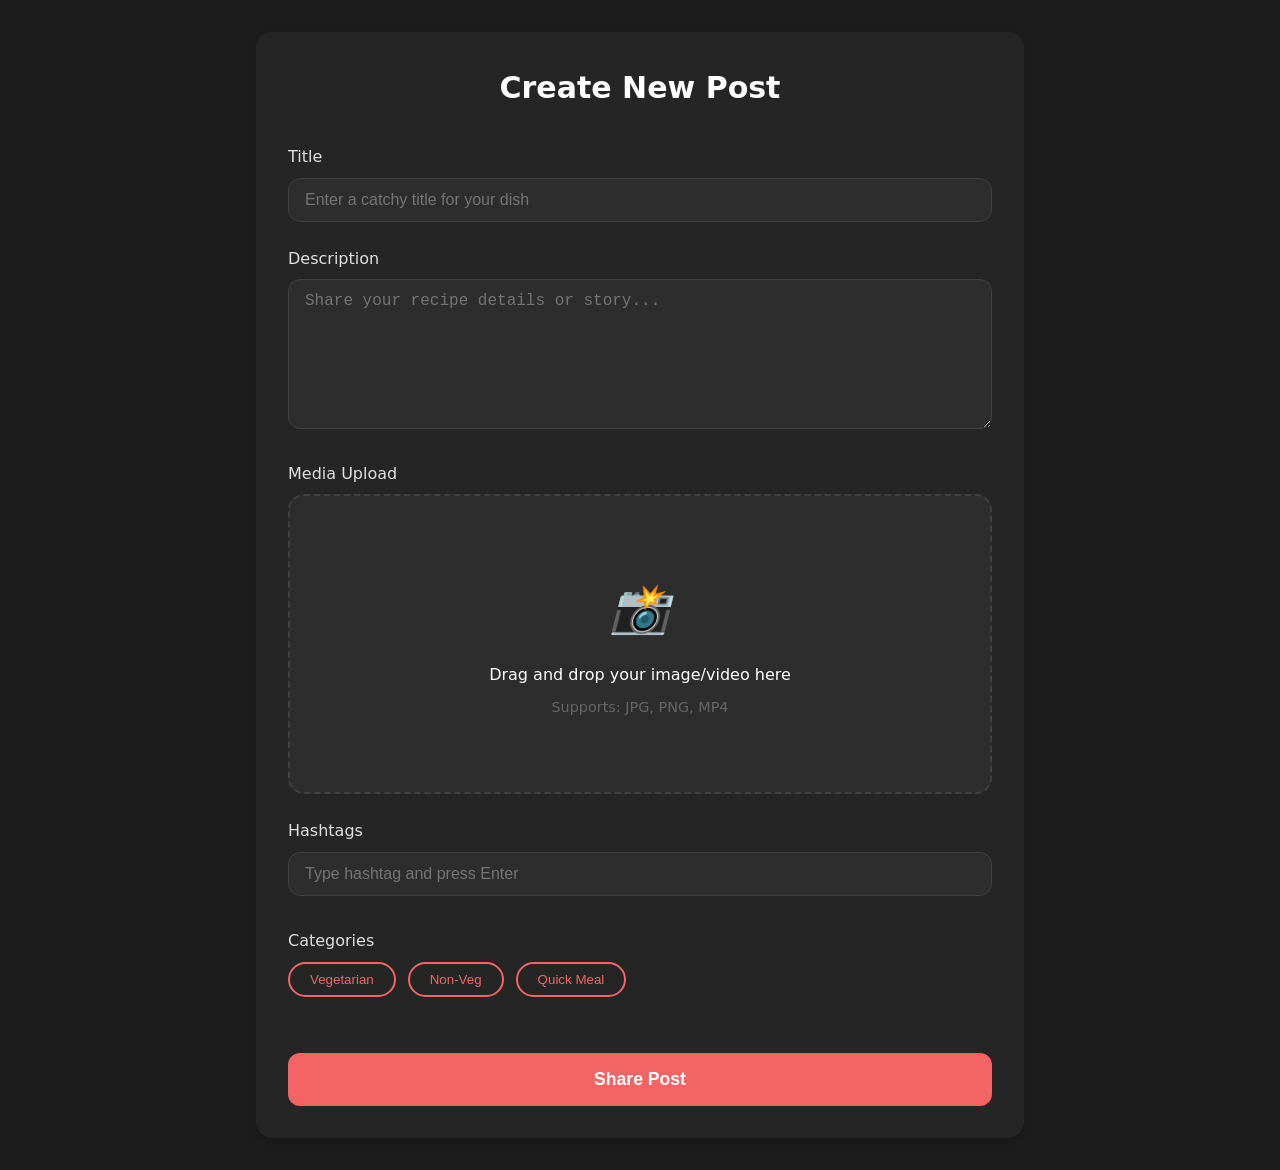
<file: templates/post.html>
<!DOCTYPE html>
<html lang="en">
<head>
    <meta charset="UTF-8">
    <meta name="viewport" content="width=device-width, initial-scale=1.0">
    <title>Create New Post</title>
    <style>
        :root {
            --primary-color: #f46464;
            --primary-hover: #e35454;
            --bg-color: #1c1c1c;
            --input-bg: #2d2d2d;
            --text-color: #ffffff;
            --border-color: #404040;
            --shadow-color: rgba(0, 0, 0, 0.2);
        }

        * {
            margin: 0;
            padding: 0;
            box-sizing: border-box;
        }

        body {
            font-family: 'Inter', system-ui, -apple-system, sans-serif;
            background-color: var(--bg-color);
            color: var(--text-color);
            line-height: 1.6;
            min-height: 100vh;
        }

        .container {
            max-width: 800px;
            margin: 0 auto;
            padding: 2rem 1rem;
        }

        .post-card {
            background-color: #252525;
            border-radius: 1rem;
            padding: 2rem;
            box-shadow: 0 4px 6px var(--shadow-color);
        }

        h1 {
            font-size: 1.875rem;
            font-weight: 700;
            margin-bottom: 2rem;
            color: var(--text-color);
            text-align: center;
        }

        .form-group {
            margin-bottom: 1.5rem;
        }

        label {
            display: block;
            margin-bottom: 0.5rem;
            font-weight: 500;
            color: #e0e0e0;
        }

        input[type="text"],
        textarea {
            width: 100%;
            padding: 0.75rem 1rem;
            background-color: var(--input-bg);
            border: 1px solid var(--border-color);
            border-radius: 0.75rem;
            color: var(--text-color);
            font-size: 1rem;
            transition: all 0.3s ease;
        }

        input[type="text"]:focus,
        textarea:focus {
            outline: none;
            border-color: var(--primary-color);
            box-shadow: 0 0 0 3px rgba(244, 100, 100, 0.15);
        }

        textarea {
            min-height: 150px;
            resize: vertical;
        }

        .media-upload {
            position: relative;
            width: 100%;
            min-height: 300px;
            border: 2px dashed var(--border-color);
            border-radius: 1rem;
            display: flex;
            align-items: center;
            justify-content: center;
            cursor: pointer;
            overflow: hidden;
            background-color: var(--input-bg);
            transition: all 0.3s ease;
        }

        .media-upload:hover {
            border-color: var(--primary-color);
            background-color: rgba(244, 100, 100, 0.05);
        }

        .media-upload input[type="file"] {
            position: absolute;
            width: 100%;
            height: 100%;
            opacity: 0;
            cursor: pointer;
        }

        .upload-placeholder {
            text-align: center;
            padding: 2rem;
        }

        .upload-placeholder i {
            font-size: 3rem;
            color: #666;
            margin-bottom: 1rem;
            display: block;
        }

        .media-preview {
            width: 100%;
            height: 100%;
            object-fit: contain;
            display: none;
            max-height: 400px;
        }

        .hashtags-container {
            display: flex;
            flex-wrap: wrap;
            gap: 0.5rem;
            margin-top: 0.5rem;
        }

        .hashtag {
            background-color: var(--primary-color);
            color: white;
            padding: 0.5rem 1rem;
            border-radius: 2rem;
            display: flex;
            align-items: center;
            gap: 0.5rem;
            font-size: 0.9rem;
            animation: fadeIn 0.3s ease;
        }

        @keyframes fadeIn {
            from { opacity: 0; transform: translateY(5px); }
            to { opacity: 1; transform: translateY(0); }
        }

        .hashtag button {
            background: none;
            border: none;
            color: white;
            cursor: pointer;
            font-size: 1.2rem;
            padding: 0 0.2rem;
            line-height: 1;
        }

        .categories {
            display: flex;
            flex-wrap: wrap;
            gap: 0.75rem;
            margin-top: 0.5rem;
        }

        .category-btn {
            background: none;
            border: 2px solid var(--primary-color);
            color: var(--primary-color);
            padding: 0.5rem 1.25rem;
            border-radius: 2rem;
            cursor: pointer;
            transition: all 0.3s ease;
            font-weight: 500;
        }

        .category-btn:hover {
            background-color: rgba(244, 100, 100, 0.1);
        }

        .category-btn.active {
            background-color: var(--primary-color);
            color: white;
        }

        .submit-btn {
            background-color: var(--primary-color);
            color: white;
            border: none;
            padding: 1rem 2rem;
            border-radius: 0.75rem;
            font-size: 1.1rem;
            font-weight: 600;
            cursor: pointer;
            width: 100%;
            margin-top: 2rem;
            transition: all 0.3s ease;
        }

        .submit-btn:hover {
            background-color: var(--primary-hover);
            transform: translateY(-1px);
        }

        .submit-btn:active {
            transform: translateY(0);
        }

        @media (max-width: 768px) {
            .container {
                padding: 1rem;
            }
            
            .post-card {
                padding: 1.5rem;
            }
        }
    </style>
</head>
<body>
    <div class="container">
        <div class="post-card">
            <h1>Create New Post</h1>
            <form id="post-form">
                <div class="form-group">
                    <label for="title">Title</label>
                    <input type="text" id="title" placeholder="Enter a catchy title for your dish" required>
                </div>

                <div class="form-group">
                    <label for="description">Description</label>
                    <textarea id="description" placeholder="Share your recipe details or story..." required></textarea>
                </div>

                <div class="form-group">
                    <label>Media Upload</label>
                    <div class="media-upload" id="media-upload-container">
                        <input type="file" id="media" accept="image/jpeg,image/png,video/mp4">
                        <div class="upload-placeholder">
                            <i>📸</i>
                            <p>Drag and drop your image/video here</p>
                            <p style="color: #666; font-size: 0.9rem; margin-top: 0.5rem;">Supports: JPG, PNG, MP4</p>
                        </div>
                        <img id="image-preview" class="media-preview">
                        <video id="video-preview" class="media-preview" controls></video>
                    </div>
                </div>

                <div class="form-group">
                    <label for="hashtag">Hashtags</label>
                    <input type="text" id="hashtag" placeholder="Type hashtag and press Enter">
                    <div class="hashtags-container" id="hashtags-container"></div>
                </div>

                <div class="form-group">
                    <label>Categories</label>
                    <div class="categories" id="categories-container">
                        <button type="button" class="category-btn" data-category="Vegetarian">Vegetarian</button>
                        <button type="button" class="category-btn" data-category="Non-Veg">Non-Veg</button>
                        <button type="button" class="category-btn" data-category="Quick Meal">Quick Meal</button>
                    </div>
                </div>

                <button type="submit" class="submit-btn">Share Post</button>
            </form>
        </div>
    </div>

    <script>
        document.addEventListener('DOMContentLoaded', () => {
            const form = document.getElementById('post-form');
            const hashtagInput = document.getElementById('hashtag');
            const hashtagsContainer = document.getElementById('hashtags-container');
            const mediaInput = document.getElementById('media');
            const imagePreview = document.getElementById('image-preview');
            const videoPreview = document.getElementById('video-preview');
            const categoriesContainer = document.getElementById('categories-container');
            
            const hashtags = new Set();
            
            hashtagInput.addEventListener('keypress', (e) => {
                if (e.key === 'Enter') {
                    e.preventDefault();
                    const value = hashtagInput.value.trim();
                    if (value && !value.includes(' ')) {
                        const hashtag = value.startsWith('#') ? value : `#${value}`;
                        if (!hashtags.has(hashtag)) {
                            hashtags.add(hashtag);
                            const tag = document.createElement('span');
                            tag.className = 'hashtag';
                            tag.innerHTML = `
                                ${hashtag}
                                <button type="button" onclick="removeHashtag(this, '${hashtag}')">&times;</button>
                            `;
                            hashtagsContainer.appendChild(tag);
                            hashtagInput.value = '';
                        }
                    }
                }
            });

            // Enhanced media preview
            mediaInput.addEventListener('change', (e) => {
                const file = e.target.files[0];
                if (file) {
                    const reader = new FileReader();
                    reader.onload = (e) => {
                        const placeholder = document.querySelector('.upload-placeholder');
                        placeholder.style.display = 'none';
                        
                        if (file.type.startsWith('image/')) {
                            imagePreview.src = e.target.result;
                            imagePreview.style.display = 'block';
                            videoPreview.style.display = 'none';
                        } else if (file.type.startsWith('video/')) {
                            videoPreview.src = e.target.result;
                            videoPreview.style.display = 'block';
                            imagePreview.style.display = 'none';
                        }
                    };
                    reader.readAsDataURL(file);
                }
            });

            // Categories handling
            categoriesContainer.addEventListener('click', (e) => {
                if (e.target.classList.contains('category-btn')) {
                    e.target.classList.toggle('active');
                }
            });

            // Form submission
            form.addEventListener('submit', async (e) => {
                e.preventDefault();
                
                const formData = new FormData();
                formData.append('title', document.getElementById('title').value);
                formData.append('description', document.getElementById('description').value);
                formData.append('media', mediaInput.files[0]);
                formData.append('hashtags', Array.from(hashtags).join(','));
                
                const selectedCategories = Array.from(
                    document.querySelectorAll('.category-btn.active')
                ).map(btn => btn.dataset.category);
                formData.append('categories', selectedCategories.join(','));

                try {
                    const response = await fetch('/post', {
                        method: 'POST',
                        body: formData
                    });
                    
                    if (response.ok) {
                        window.location.href = '/';
                    } else {
                        throw new Error('Failed to create post');
                    }
                } catch (error) {
                    console.error('Error:', error);
                    alert('Failed to create post. Please try again.');
                }
            });
        });

        function removeHashtag(button, tag) {
            button.parentElement.remove();
            hashtags.delete(tag);
        }
    </script>
</body>
</html>
</file>
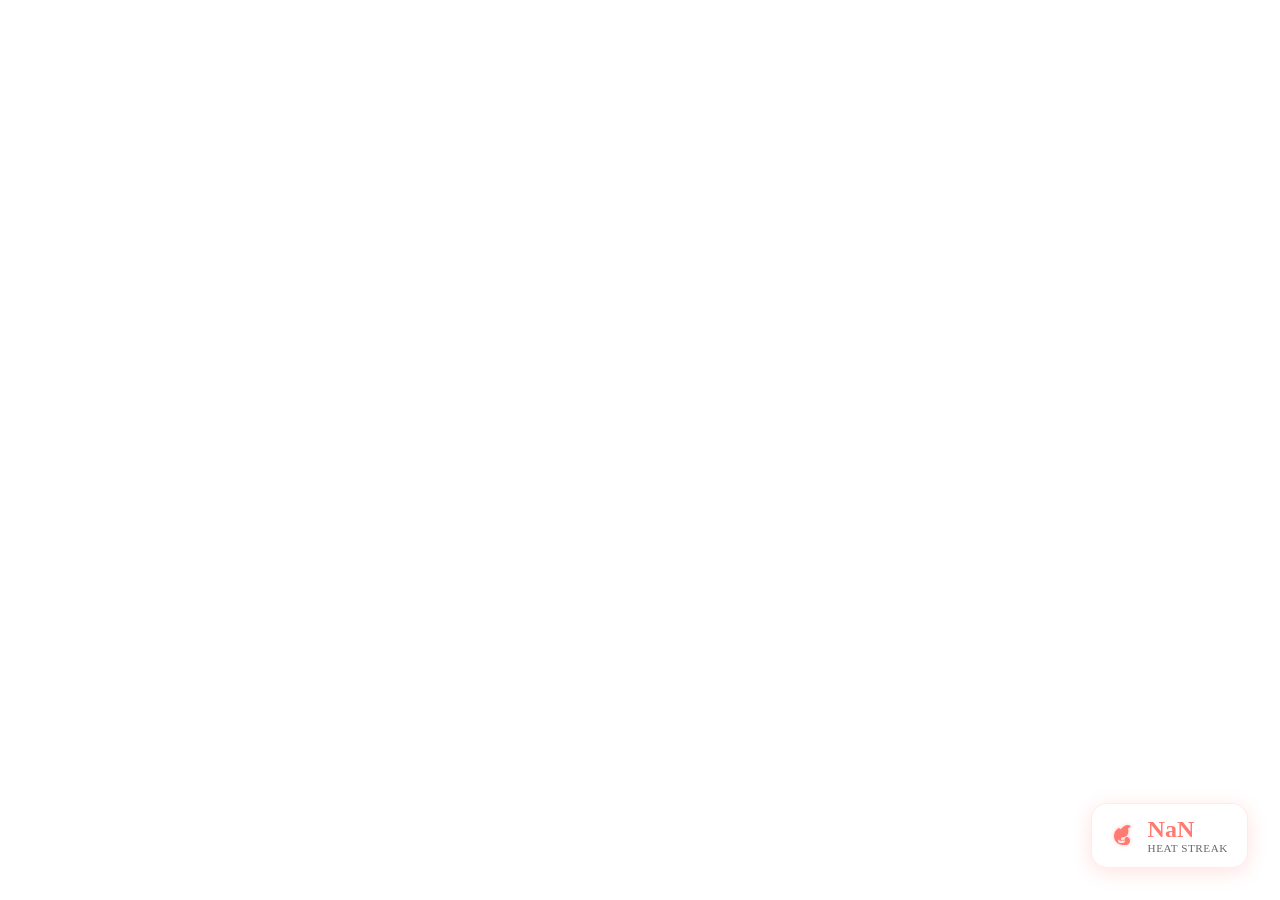
<file: templates/streak.html>
<!DOCTYPE html>
<html lang="en">
<head>
    <meta charset="UTF-8">
    <meta name="viewport" content="width=device-width, initial-scale=1.0">
    <title>Document</title>
<style>
    .heat-streak-container {
        position: fixed;
        bottom: 2rem;
        right: 2rem;
        z-index: 1000;
        width: auto;
        transition: all 0.3s ease;
    }

    .heat-streak-card {
        background: rgba(255, 255, 255, 0.95);
        backdrop-filter: blur(8px);
        border-radius: 16px;
        box-shadow: 0 4px 20px rgba(255, 59, 48, 0.15);
        padding: 0.8rem 1.2rem;
        display: flex;
        align-items: center;
        gap: 0.8rem;
        transition: all 0.3s ease;
        border: 1px solid rgba(255, 59, 48, 0.1);
        cursor: pointer;
    }

    .heat-streak-card:hover {
        transform: translateY(-2px);
        box-shadow: 0 8px 24px rgba(255, 59, 48, 0.2);
    }

    .flame-icon {
        width: 24px;
        height: 24px;
        position: relative;
        transition: all 0.4s cubic-bezier(0.175, 0.885, 0.32, 1.275);
    }

    .flame-icon svg {
        width: 100%;
        height: 100%;
        transition: all 0.4s ease;
        filter: drop-shadow(0 0 2px rgba(255, 59, 48, 0.3));
    }

    .heat-streak-card:hover .flame-icon {
        transform: scale(1.2);
    }

    .heat-streak-card:hover .flame-icon svg {
        animation: fireGlow 1.5s infinite;
    }

    @keyframes fireGlow {
        0% {
            filter: 
                drop-shadow(0 0 4px rgba(255, 59, 48, 0.8))
                drop-shadow(0 0 8px rgba(255, 87, 34, 0.8));
        }
        50% {
            filter: 
                drop-shadow(0 0 8px rgba(255, 59, 48, 0.9))
                drop-shadow(0 0 12px rgba(255, 87, 34, 0.9))
                drop-shadow(0 0 16px rgba(255, 152, 0, 0.8));
        }
        100% {
            filter: 
                drop-shadow(0 0 4px rgba(255, 59, 48, 0.8))
                drop-shadow(0 0 8px rgba(255, 87, 34, 0.8));
        }
    }

    .heat-level-1 { --heat-color: #ff7b72; }
    .heat-level-2 { --heat-color: #ff5449; }
    .heat-level-3 { --heat-color: #ff3b30; }
    .heat-level-4 { --heat-color: #ff2d22; }
    .heat-level-5 { --heat-color: #ff1f17; }

    .streak-info {
        display: flex;
        flex-direction: column;
    }

    .streak-number {
        font-size: 1.5rem;
        font-weight: 700;
        color: #ff3b30;
        line-height: 1;
        margin-bottom: 0.1rem;
        transition: color 0.3s ease;
    }

    .streak-label {
        font-size: 0.7rem;
        font-weight: 500;
        color: #666;
        text-transform: uppercase;
        letter-spacing: 0.5px;
    }

    .heat-streak-card[data-level] .streak-number {
        color: var(--heat-color);
    }

    .heat-streak-card[data-level] .flame-icon svg {
        fill: var(--heat-color);
    }

    @media (max-width: 768px) {
        .heat-streak-container {
            bottom: 1.5rem;
            right: 1.5rem;
        }

        .heat-streak-card {
            padding: 0.6rem 1rem;
        }

        .streak-number {
            font-size: 1.3rem;
        }

        .streak-label {
            font-size: 0.65rem;
        }

        .flame-icon {
            width: 20px;
            height: 20px;
        }
    }
</style>
</head>
<body>


<div class="heat-streak-container">
    <div class="heat-streak-card" id="heatStreakCard">
        <div class="flame-icon">
            <svg viewBox="0 0 24 24" fill="currentColor" xmlns="http://www.w3.org/2000/svg">
                <path d="M12 22c-4.97 0-9-4.03-9-9 0-3.16 1.66-6.11 4.39-7.74.19-.11.41-.16.63-.13.22.03.41.14.55.3.34.4.76.74 1.23 1.01.69-1.19 1.48-2.03 2.33-2.53C13.39 3.01 14.87 2 16.5 2c.92 0 1.81.22 2.62.64.45.23.61.79.36 1.23-.12.22-.32.38-.56.45-.7.2-1.38.53-1.98.97.27.75.42 1.54.42 2.34C17.36 11.04 15.87 14 12 14c-1.09 0-2 .89-2 2s.9 2 2 2 2-.89 2-2c0-.73.39-1.41 1.03-1.76.64-.36 1.43-.33 2.05.08C18.21 15.04 19 16.43 19 18c0 2.21-1.79 4-4 4zm0-2c1.1 0 2-.89 2-2 0-.68-.35-1.3-.92-1.66-.45.98-1.41 1.66-2.58 1.66s-2.13-.68-2.58-1.66c-.57.36-.92.98-.92 1.66 0 1.11.9 2 2 2z"/>
            </svg>
        </div>
        <div class="streak-info">
            <div class="streak-number" id="streakCounter">{{streak}}</div>
            <div class="streak-label">Heat Streak</div>
        </div>
    </div>
</div>
<script>
    document.addEventListener('DOMContentLoaded', function() {
        const streakCard = document.getElementById('heatStreakCard');
        const streakNumber = document.getElementById('streakCounter');
        const streak = parseInt(streakNumber.textContent);

        function getHeatLevel(value) {
            if (value >= 30) return '5';
            if (value >= 20) return '4';
            if (value >= 14) return '3';
            if (value >= 7) return '2';
            return '1';
        }

        // Fast animation
        let currentNumber = 0;
        const duration = 500; // Faster animation (0.5s)
        const steps = 30; // Fewer steps for quicker transition
        const increment = streak / steps;
        const stepDuration = duration / steps;

        const animation = setInterval(() => {
            currentNumber += increment;
            const roundedNumber = Math.floor(currentNumber);

            // Update number
            streakNumber.textContent = roundedNumber;

            // Gradually update heat level color
            const newLevel = getHeatLevel(roundedNumber);
            if (streakCard.dataset.level !== newLevel) {
                streakCard.dataset.level = newLevel;
                streakCard.className = `heat-streak-card heat-level-${newLevel}`;
            }

            // Stop animation when finished
            if (roundedNumber >= streak) {
                streakNumber.textContent = streak;
                clearInterval(animation);
            }
        }, stepDuration);
    });
</script>



</body>
</html>
</file>
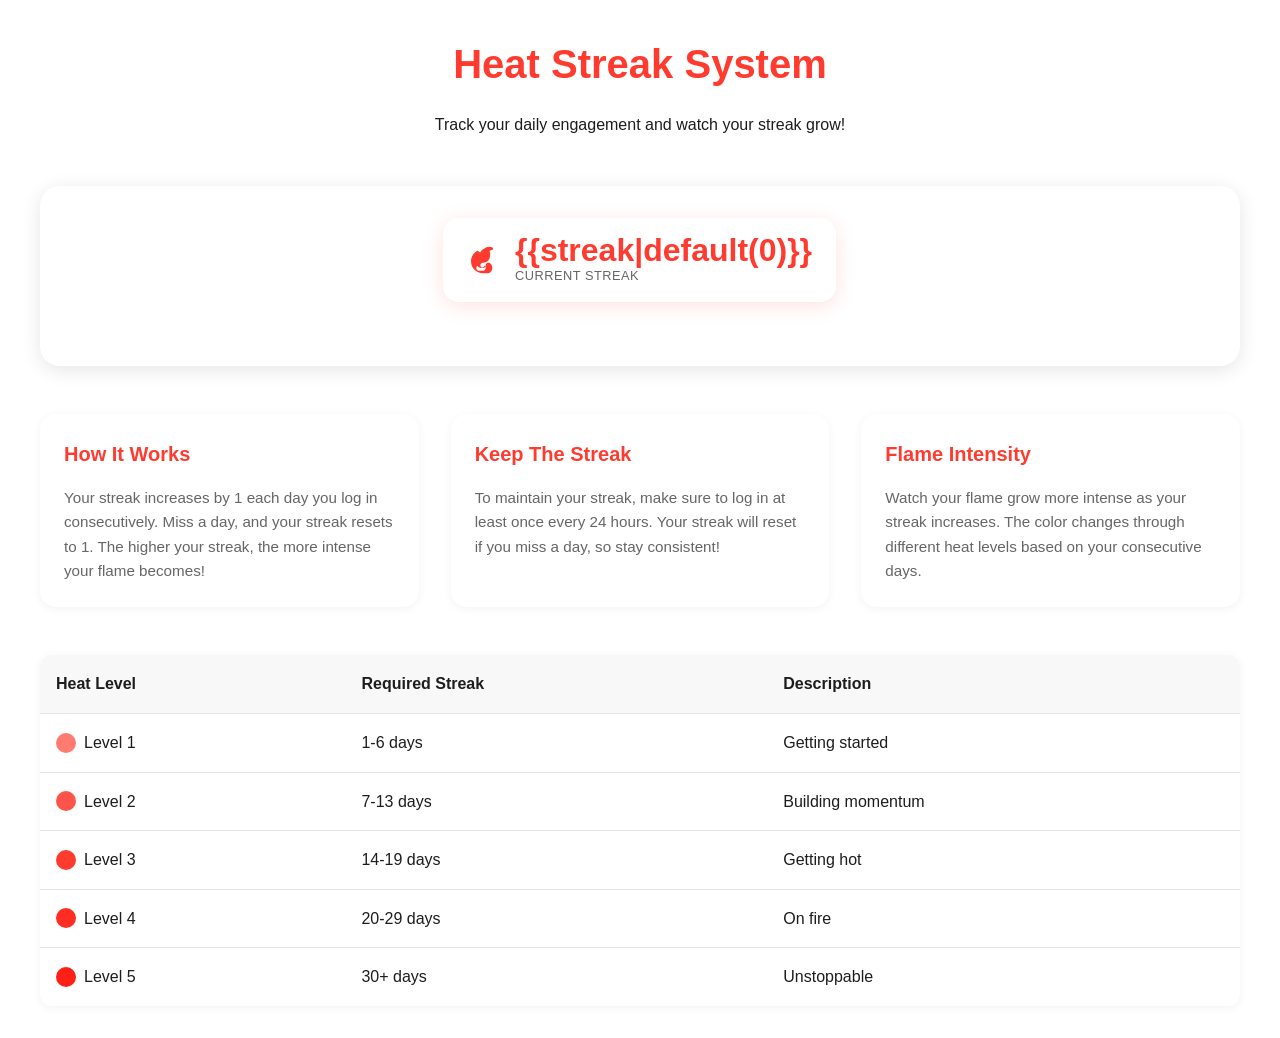
<file: templates/streak_info.html>
<!DOCTYPE html>
<html lang="en">
<head>
    <meta charset="UTF-8">
    <meta name="viewport" content="width=device-width, initial-scale=1.0">
    <title>Heat Streak System</title>
    <style>
        :root {
            --primary-color: #ff3b30;
            --bg-color: #f5f5f7;
            --text-color: #1d1d1f;
            --card-bg: #ffffff;
            --border-color: rgba(0, 0, 0, 0.1);
        }

        * {
            margin: 0;
            padding: 0;
            box-sizing: border-box;
        }

        body {
            font-family: -apple-system, BlinkMacSystemFont, 'Segoe UI', Roboto, Oxygen, Ubuntu, Cantarell, sans-serif;
            line-height: 1.6;
            /* background: var(--bg-color); */
            color: var(--text-color);
            padding: 2rem;
        }

        .container {
            max-width: 1200px;
            margin: 0 auto;
        }

        .header {
            text-align: center;
            margin-bottom: 3rem;
        }

        .header h1 {
            font-size: 2.5rem;
            margin-bottom: 1rem;
            color: var(--primary-color);
        }

        .streak-showcase {
            background: var(--card-bg);
            border-radius: 20px;
            padding: 2rem;
            margin-bottom: 3rem;
            box-shadow: 0 4px 20px rgba(0, 0, 0, 0.1);
            text-align: center;
        }

        .heat-streak-card {
            display: inline-flex;
            align-items: center;
            gap: 1rem;
            background: rgba(255, 255, 255, 0.95);
            backdrop-filter: blur(8px);
            border-radius: 16px;
            padding: 1rem 1.5rem;
            box-shadow: 0 4px 20px rgba(255, 59, 48, 0.15);
            margin-bottom: 2rem;
        }

        .flame-icon {
            width: 32px;
            height: 32px;
        }

        .flame-icon svg {
            width: 100%;
            height: 100%;
            fill: var(--primary-color);
        }

        .streak-info {
            text-align: left;
        }

        .streak-number {
            font-size: 2rem;
            font-weight: 700;
            color: var(--primary-color);
            line-height: 1;
        }

        .streak-label {
            font-size: 0.8rem;
            color: #666;
            text-transform: uppercase;
            letter-spacing: 0.5px;
        }

        .info-grid {
            display: grid;
            grid-template-columns: repeat(auto-fit, minmax(300px, 1fr));
            gap: 2rem;
            margin-bottom: 3rem;
        }

        .info-card {
            background: var(--card-bg);
            border-radius: 16px;
            padding: 1.5rem;
            box-shadow: 0 2px 10px rgba(0, 0, 0, 0.05);
        }

        .info-card h3 {
            color: var(--primary-color);
            margin-bottom: 1rem;
            font-size: 1.25rem;
        }

        .info-card p {
            color: #666;
            font-size: 0.95rem;
        }

        .level-table {
            width: 100%;
            border-collapse: collapse;
            margin-top: 2rem;
            background: var(--card-bg);
            border-radius: 12px;
            overflow: hidden;
            box-shadow: 0 2px 10px rgba(0, 0, 0, 0.05);
        }

        .level-table th,
        .level-table td {
            padding: 1rem;
            text-align: left;
            border-bottom: 1px solid var(--border-color);
        }

        .level-table th {
            background: #f8f8f8;
            font-weight: 600;
        }

        .level-table tr:last-child td {
            border-bottom: none;
        }

        .heat-level {
            display: flex;
            align-items: center;
            gap: 0.5rem;
        }

        .heat-indicator {
            width: 20px;
            height: 20px;
            border-radius: 50%;
        }

        .heat-level-1 { background-color: #ff7b72; }
        .heat-level-2 { background-color: #ff5449; }
        .heat-level-3 { background-color: #ff3b30; }
        .heat-level-4 { background-color: #ff2d22; }
        .heat-level-5 { background-color: #ff1f17; }

        @media (max-width: 768px) {
            body {
                padding: 1rem;
            }

            .header h1 {
                font-size: 2rem;
            }

            .info-grid {
                grid-template-columns: 1fr;
            }
        }
    </style>
</head>
<body>
    
    <div class="container">
        <header class="header">
            <h1>Heat Streak System</h1>
            <p>Track your daily engagement and watch your streak grow!</p>
        </header>

        <section class="streak-showcase">
            <div class="heat-streak-card">
                <div class="flame-icon">
                    <svg viewBox="0 0 24 24" xmlns="http://www.w3.org/2000/svg">
                        <path d="M12 22c-4.97 0-9-4.03-9-9 0-3.16 1.66-6.11 4.39-7.74.19-.11.41-.16.63-.13.22.03.41.14.55.3.34.4.76.74 1.23 1.01.69-1.19 1.48-2.03 2.33-2.53C13.39 3.01 14.87 2 16.5 2c.92 0 1.81.22 2.62.64.45.23.61.79.36 1.23-.12.22-.32.38-.56.45-.7.2-1.38.53-1.98.97.27.75.42 1.54.42 2.34C17.36 11.04 15.87 14 12 14c-1.09 0-2 .89-2 2s.9 2 2 2 2-.89 2-2c0-.73.39-1.41 1.03-1.76.64-.36 1.43-.33 2.05.08C18.21 15.04 19 16.43 19 18c0 2.21-1.79 4-4 4zm0-2c1.1 0 2-.89 2-2 0-.68-.35-1.3-.92-1.66-.45.98-1.41 1.66-2.58 1.66s-2.13-.68-2.58-1.66c-.57.36-.92.98-.92 1.66 0 1.11.9 2 2 2z"/>
                    </svg>
                </div>
                <div class="streak-info">
                    <div class="streak-number" id="streakCounter">{{streak|default(0)}}</div>
                    <div class="streak-label">Current Streak</div>
                </div>
            </div>
        </section>

        <div class="info-grid">
            <div class="info-card">
                <h3>How It Works</h3>
                <p>Your streak increases by 1 each day you log in consecutively. Miss a day, and your streak resets to 1. The higher your streak, the more intense your flame becomes!</p>
            </div>
            <div class="info-card">
                <h3>Keep The Streak</h3>
                <p>To maintain your streak, make sure to log in at least once every 24 hours. Your streak will reset if you miss a day, so stay consistent!</p>
            </div>
            <div class="info-card">
                <h3>Flame Intensity</h3>
                <p>Watch your flame grow more intense as your streak increases. The color changes through different heat levels based on your consecutive days.</p>
            </div>
        </div>

        <table class="level-table">
            <thead>
                <tr>
                    <th>Heat Level</th>
                    <th>Required Streak</th>
                    <th>Description</th>
                </tr>
            </thead>
            <tbody>
                <tr>
                    <td>
                        <div class="heat-level">
                            <div class="heat-indicator heat-level-1"></div>
                            Level 1
                        </div>
                    </td>
                    <td>1-6 days</td>
                    <td>Getting started</td>
                </tr>
                <tr>
                    <td>
                        <div class="heat-level">
                            <div class="heat-indicator heat-level-2"></div>
                            Level 2
                        </div>
                    </td>
                    <td>7-13 days</td>
                    <td>Building momentum</td>
                </tr>
                <tr>
                    <td>
                        <div class="heat-level">
                            <div class="heat-indicator heat-level-3"></div>
                            Level 3
                        </div>
                    </td>
                    <td>14-19 days</td>
                    <td>Getting hot</td>
                </tr>
                <tr>
                    <td>
                        <div class="heat-level">
                            <div class="heat-indicator heat-level-4"></div>
                            Level 4
                        </div>
                    </td>
                    <td>20-29 days</td>
                    <td>On fire</td>
                </tr>
                <tr>
                    <td>
                        <div class="heat-level">
                            <div class="heat-indicator heat-level-5"></div>
                            Level 5
                        </div>
                    </td>
                    <td>30+ days</td>
                    <td>Unstoppable</td>
                </tr>
            </tbody>
        </table>
    </div>

    <script>
        document.addEventListener('DOMContentLoaded', function() {
            const streakNumber = document.getElementById('streakCounter');
            const streak = parseInt(streakNumber.textContent) || 0;

            function getHeatLevel(value) {
                if (value >= 30) return '5';
                if (value >= 20) return '4';
                if (value >= 14) return '3';
                if (value >= 7) return '2';
                return '1';
            }

            if (streak > 0) {
                let currentNumber = 0;
                const duration = 1200;
                const steps = 60;
                const increment = streak / steps;
                const stepDuration = duration / steps;

                const animation = setInterval(() => {
                    currentNumber += increment;
                    const roundedNumber = Math.floor(currentNumber);
                    streakNumber.textContent = roundedNumber;

                    if (roundedNumber >= streak) {
                        streakNumber.textContent = streak;
                        clearInterval(animation);
                    }
                }, stepDuration);
            }
        });
    </script>
</body>
</html>
</file>
